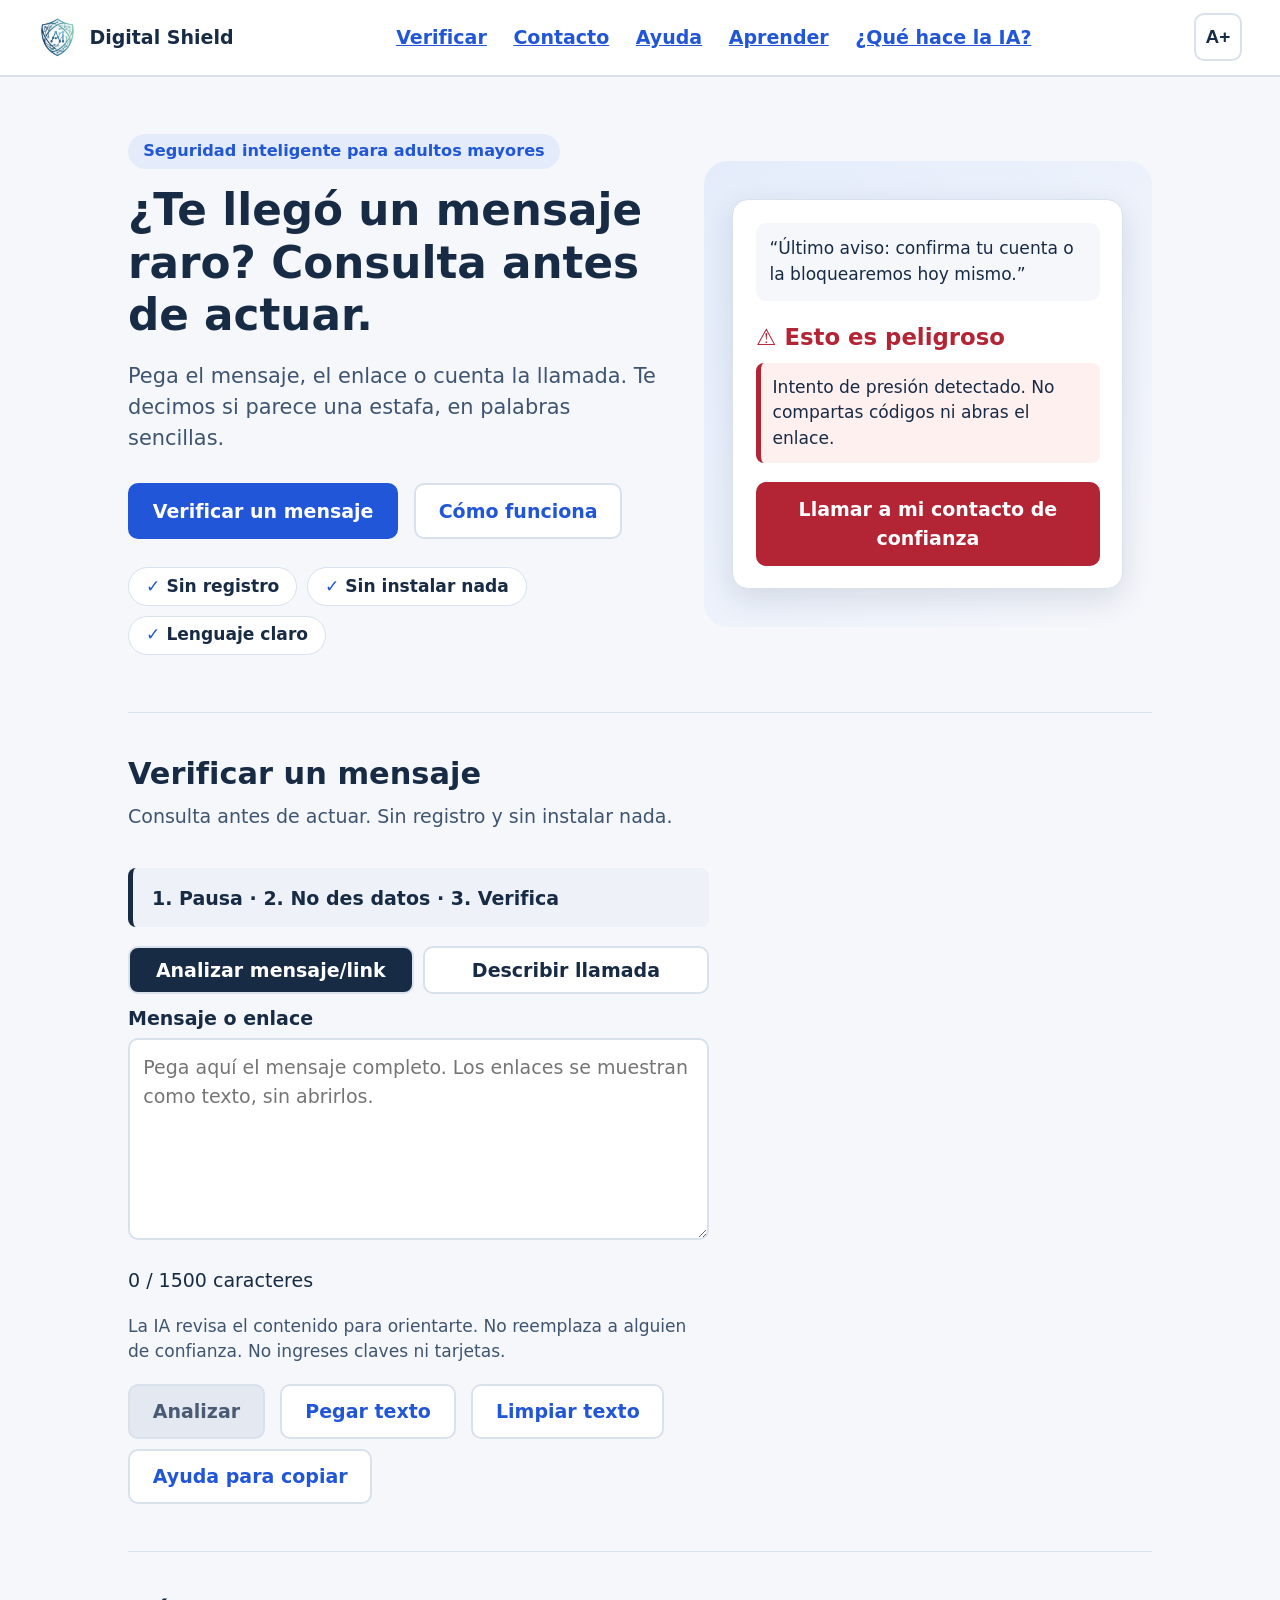
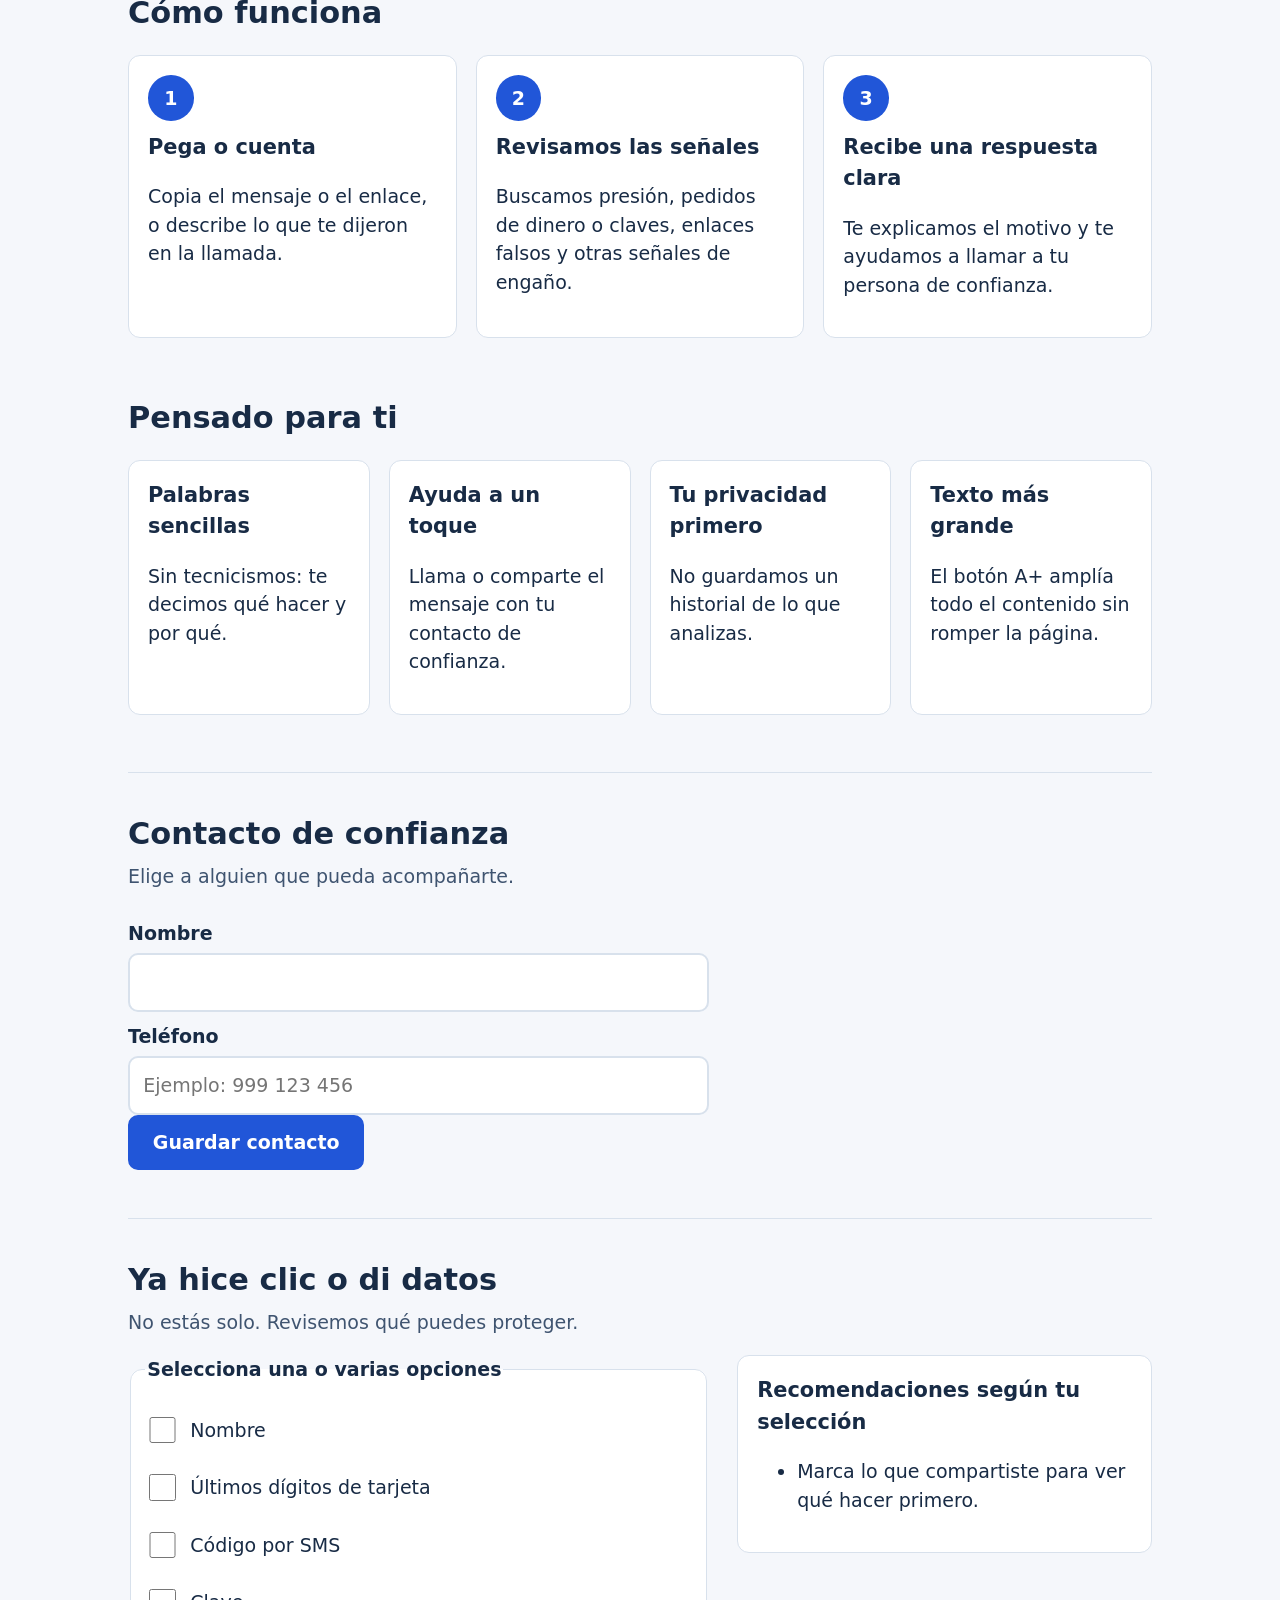
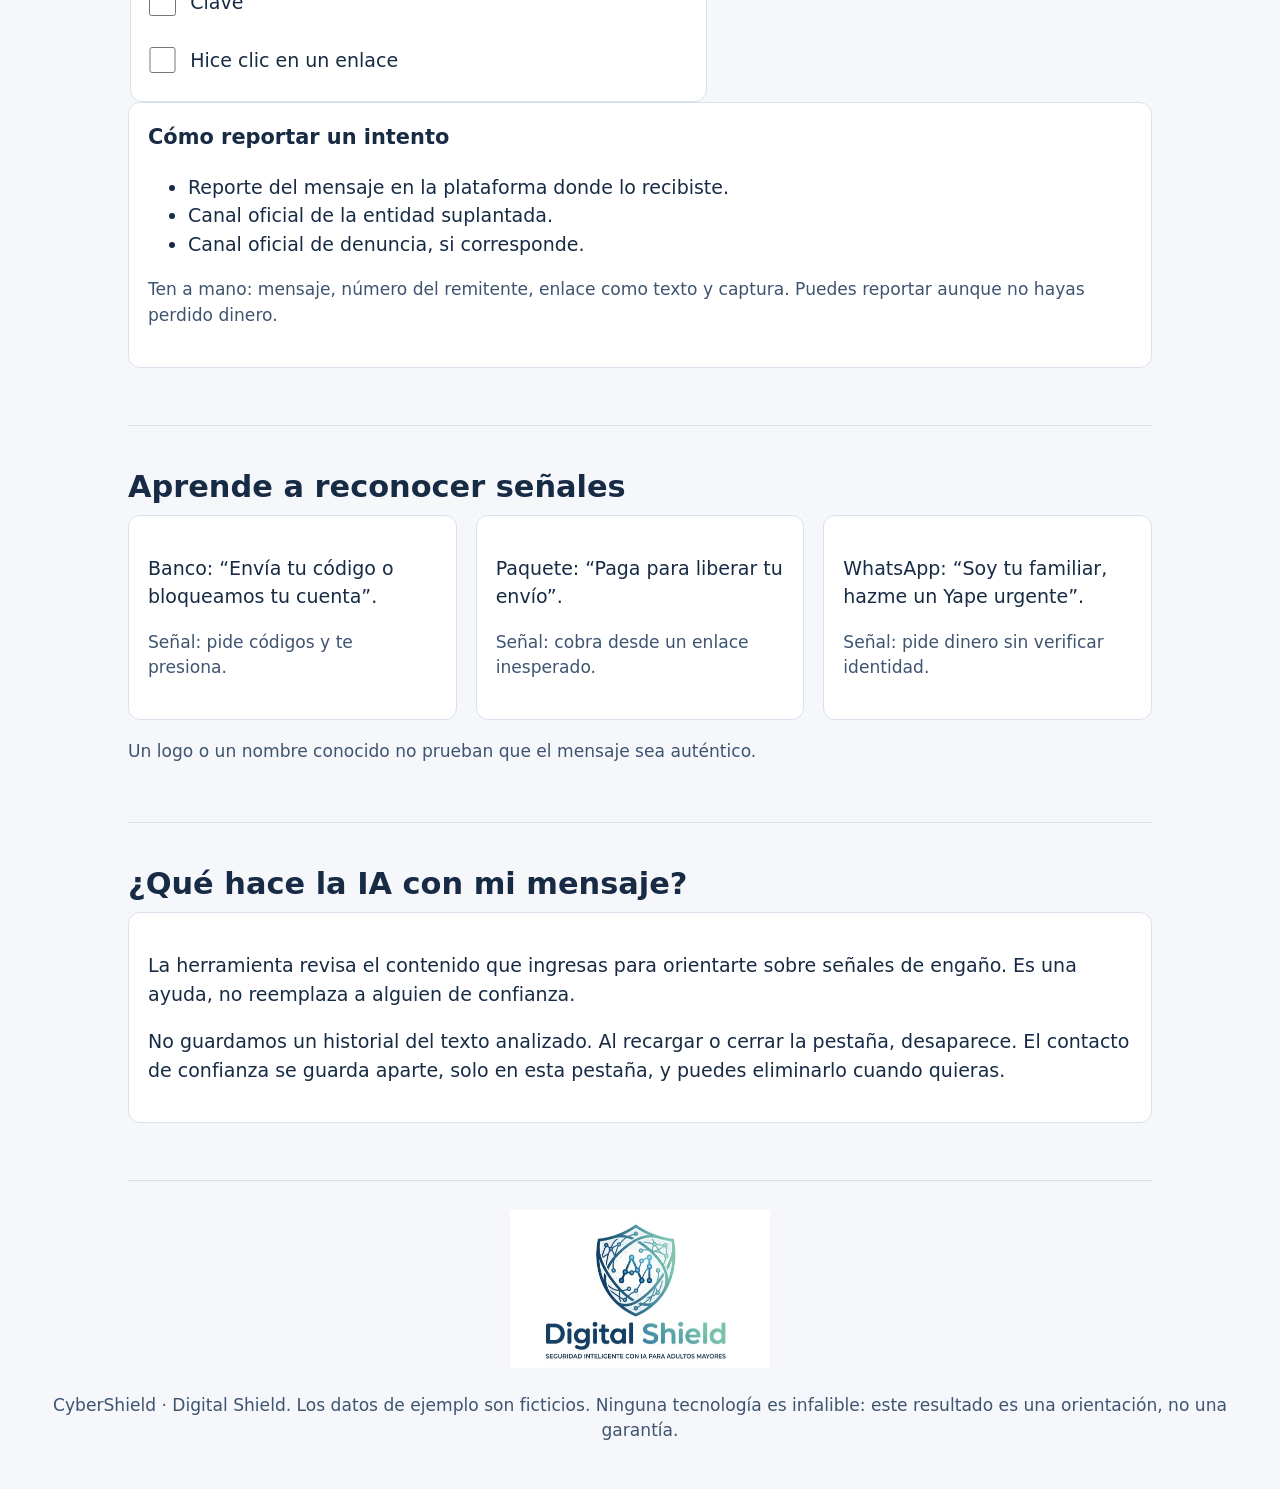
<file: index.html>
<!DOCTYPE html>
<html lang="es">
<head>
    <meta charset="UTF-8">
    <!-- Redirige a la página principal para que GitHub Pages abra la landing desde la raíz -->
    <meta http-equiv="refresh" content="0; url=pages/index.html">
    <title>Digital Shield</title>
</head>
<body>
    <p><a href="pages/index.html">Ir a Digital Shield</a></p>
</body>
</html>
</file>
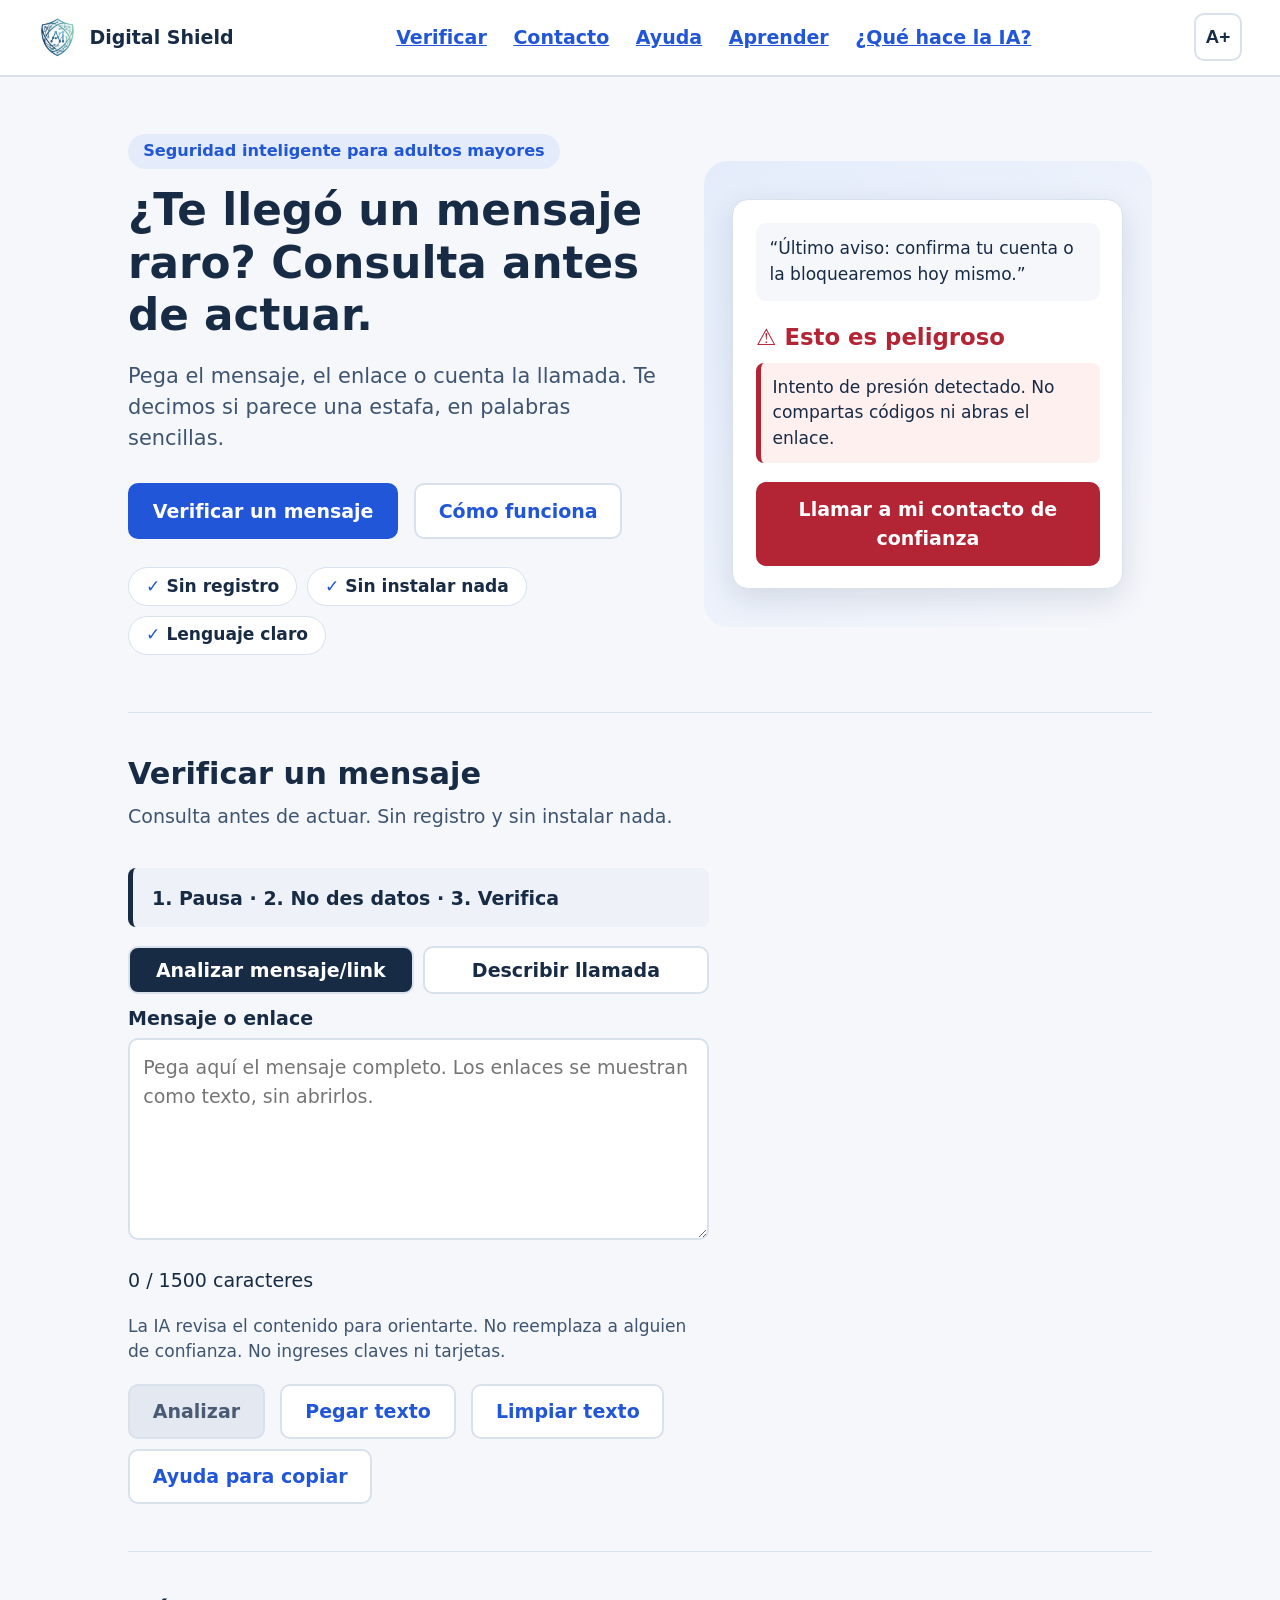
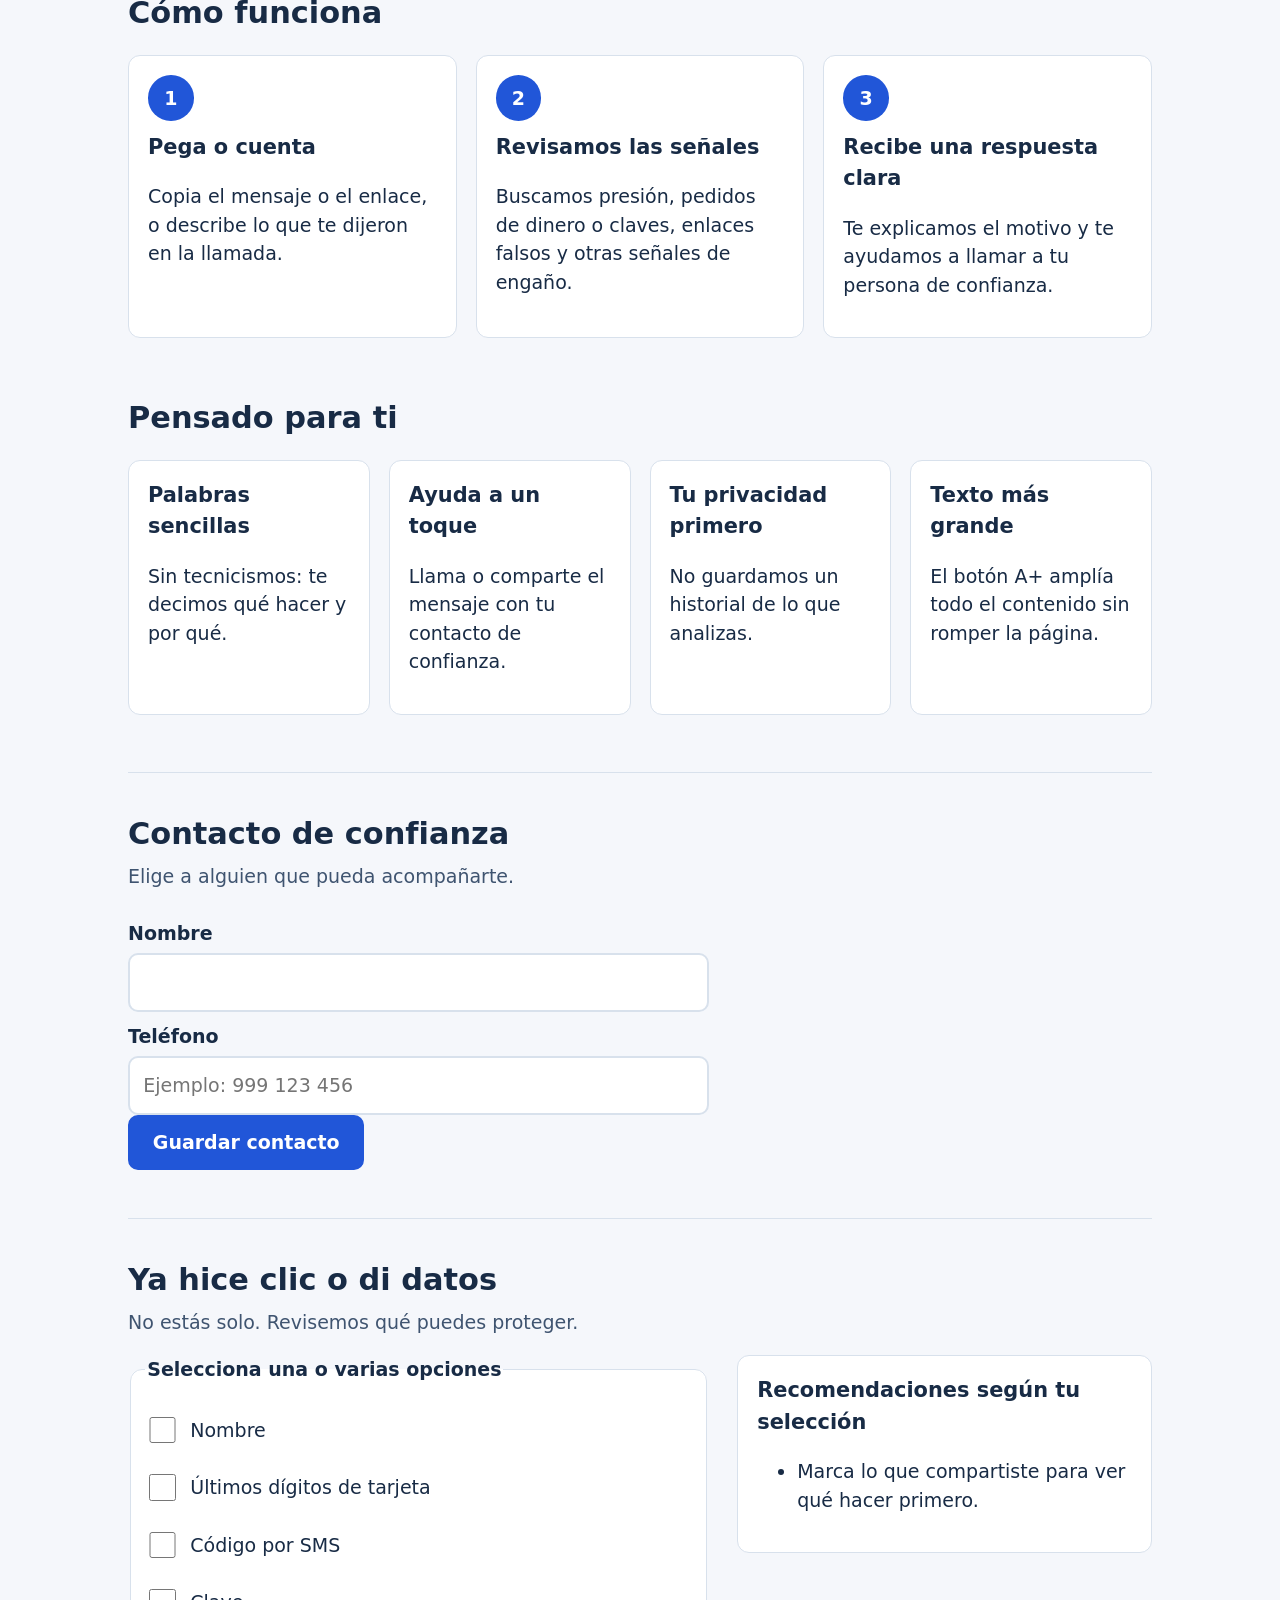
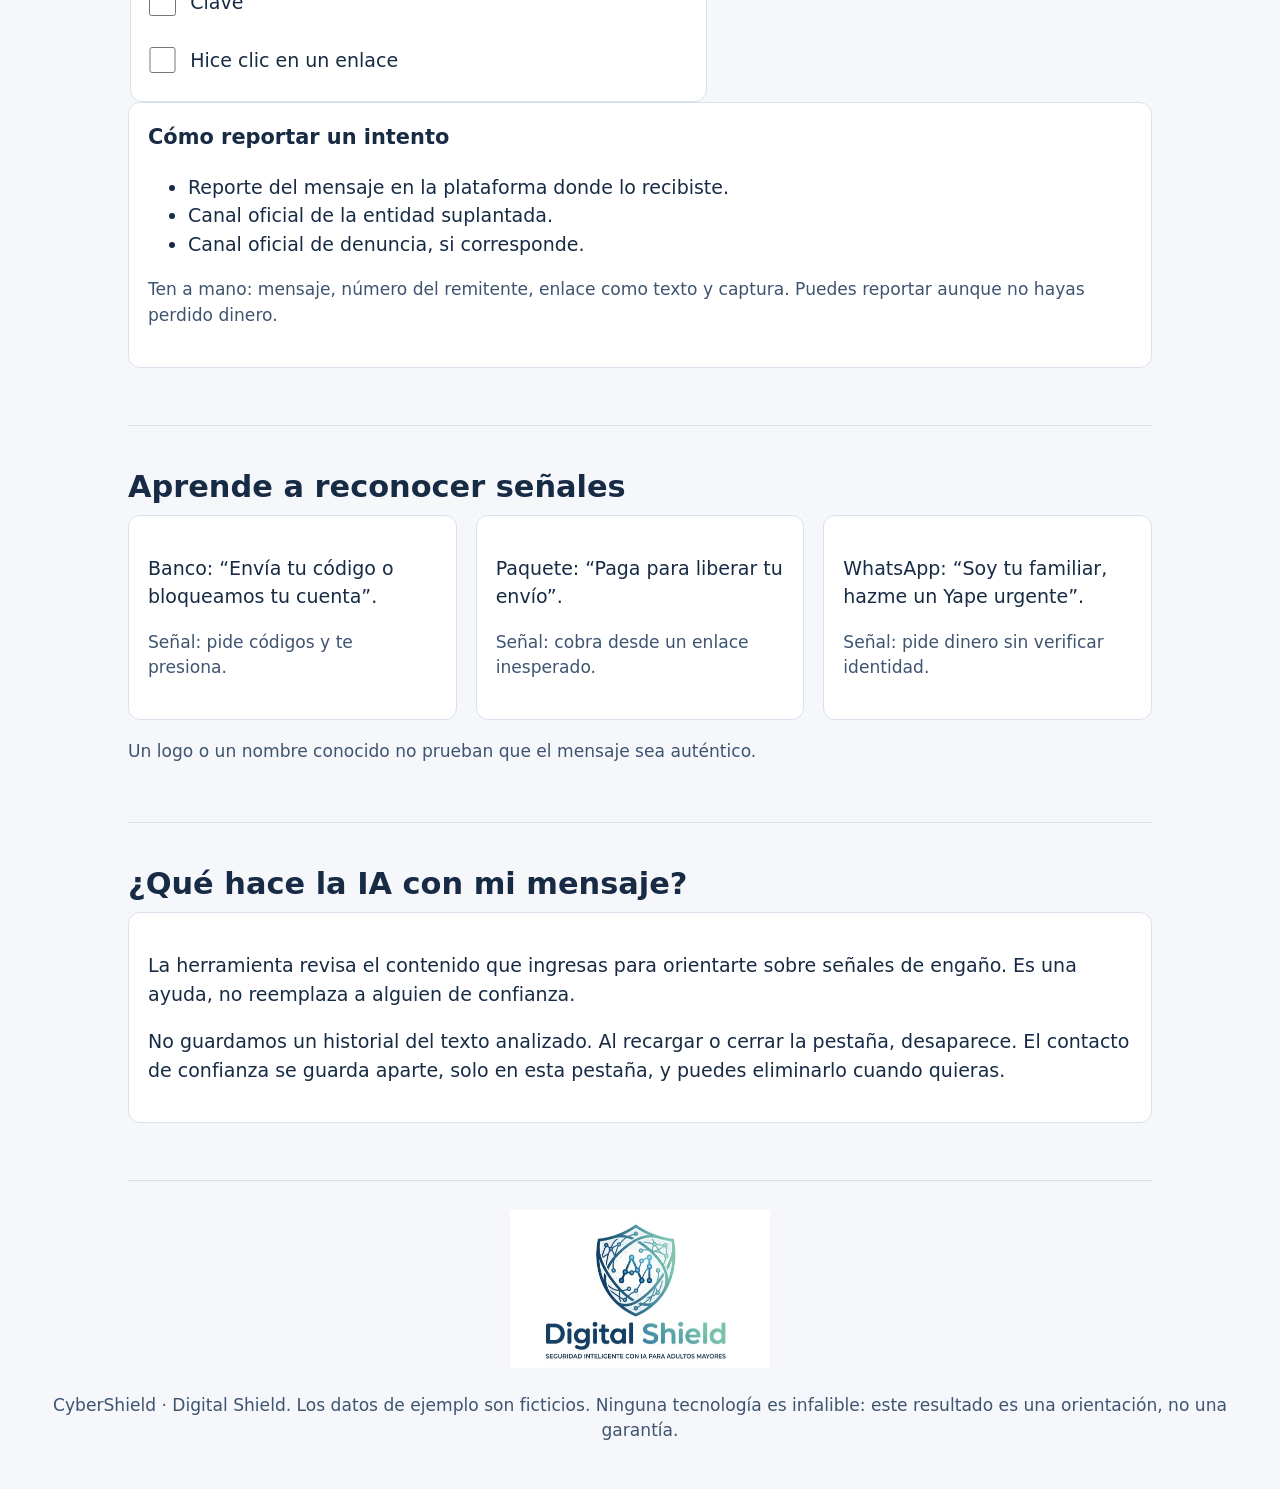
<file: pages/index.html>
<!DOCTYPE html>
<html lang="es">

<head>

    <meta charset="UTF-8">
    <meta name="viewport" content="width=device-width, initial-scale=1">
    <title>Digital Shield · Consulta antes de actuar</title>

    <!-- Favicon (escudo del producto) -->
    <link rel="icon" href="../favicon.ico" sizes="any">

    <!-- Enlace a la hoja de estilos -->
    <link rel="stylesheet" href="../css/styles.css">

    <!-- Script principal (defer evita problemas con la carga del DOM) -->
    <script src="../js/main.js" defer></script>

</head>

<body>

    <!-- Enlace de salto para navegación por teclado -->
    <a class="skip" href="#verificar">Saltar al contenido</a>

    <!-- Contenedor principal del encabezado -->
    <header class="header">

        <!-- Logotipo del producto -->
        <a class="logo" href="#verificar" aria-label="CyberShield, ir al inicio">
            <img class="logo-img" src="../assets/icons/escudo.png" alt="" width="40" height="40">
            Digital Shield
        </a>

        <!-- Navegación entre áreas -->
        <nav aria-label="Secciones">
            <a href="#verificar">Verificar</a>
            <a href="#contacto">Contacto</a>
            <a href="#ayuda">Ayuda</a>
            <a href="#aprender">Aprender</a>
            <a href="#privacidad">¿Qué hace la IA?</a>
        </nav>

        <!-- Control de tamaño de texto (HU-046) -->
        <button id="btn-texto" class="btn-aplus" type="button" aria-label="Texto más grande" title="Texto más grande">A+</button>

    </header>

    <main>

        <!-- PORTADA: propuesta de valor y acceso directo a la verificación -->
        <section class="hero" aria-labelledby="t-hero">

            <!-- Texto principal de la portada -->
            <div class="hero-texto">

                <p class="etiqueta">Seguridad inteligente para adultos mayores</p>
                <h1 id="t-hero">¿Te llegó un mensaje raro? Consulta antes de actuar.</h1>
                <p class="hero-sub">Pega el mensaje, el enlace o cuenta la llamada. Te decimos si parece una estafa, en palabras sencillas.</p>

                <div class="hero-botones">
                    <a class="btn btn-primario" href="#verificar">Verificar un mensaje</a>
                    <a class="btn" href="#como-funciona">Cómo funciona</a>
                </div>

                <ul class="chips">
                    <li>Sin registro</li>
                    <li>Sin instalar nada</li>
                    <li>Lenguaje claro</li>
                </ul>

            </div>

            <!-- Ejemplo visual del resultado (decorativo) -->
            <div class="hero-visual" aria-hidden="true">
                <div class="ejemplo">
                    <p class="ejemplo-msg">“Último aviso: confirma tu cuenta o la bloquearemos hoy mismo.”</p>
                    <p class="ejemplo-veredicto">⚠ Esto es peligroso</p>
                    <p class="ejemplo-nota">Intento de presión detectado. No compartas códigos ni abras el enlace.</p>
                    <span class="ejemplo-btn">Llamar a mi contacto de confianza</span>
                </div>
            </div>

        </section>

        <!-- ÁREA 1: VERIFICAR (HU-010, 001, 002, 003, 005, 006, 007, 008, 023, 009, 015, 018, 019) -->
        <section id="verificar" aria-labelledby="t-verificar">

            <h2 id="t-verificar">Verificar un mensaje</h2>
            <p class="sub">Consulta antes de actuar. Sin registro y sin instalar nada.</p>

            <div class="columnas">

                <!-- Columna del formulario -->
                <div>

                    <p class="aviso-pasos"><strong>1. Pausa · 2. No des datos · 3. Verifica</strong></p>

                    <!-- Selector de modalidad (HU-001, 002, 003) -->
                    <div class="selector" role="group" aria-label="Qué quieres revisar">
                        <button type="button" class="opcion activa" data-modo="mensaje" aria-pressed="true">Analizar mensaje/link</button>
                        <button type="button" class="opcion" data-modo="llamada" aria-pressed="false">Describir llamada</button>
                    </div>

                    <form id="form-verificar" novalidate>

                        <label for="texto" id="lbl-texto">Mensaje o enlace</label>
                        <textarea id="texto" maxlength="1500" rows="6" aria-describedby="contador ayuda-texto"
                            placeholder="Pega aquí el mensaje completo. Los enlaces se muestran como texto, sin abrirlos."></textarea>

                        <p id="contador" aria-live="polite">0 / 1500 caracteres</p>
                        <p id="ayuda-texto" class="nota">La IA revisa el contenido para orientarte. No reemplaza a alguien de confianza. No ingreses claves ni tarjetas.</p>

                        <!-- Mensajes de privacidad y conexión (HU-018, 019) -->
                        <div id="msg-form" class="caja caja-aviso" role="alert" hidden></div>

                        <!-- Ayuda para copiar y pegar (HU-020) -->
                        <div id="panel-copiar" class="caja" hidden>
                            <ol>
                                <li>Mantén presionado el mensaje.</li>
                                <li>Toca “Copiar”.</li>
                                <li>Vuelve aquí y toca “Pegar texto”.</li>
                            </ol>
                            <button id="btn-cerrar-copiar" class="btn" type="button">Cerrar ayuda</button>
                        </div>

                        <div class="acciones">
                            <button id="btn-analizar" class="btn btn-primario" type="submit" disabled>Analizar</button>
                            <button id="btn-pegar" class="btn" type="button">Pegar texto</button>
                            <button id="btn-limpiar" class="btn" type="button">Limpiar texto</button>
                            <button id="btn-ayuda-copiar" class="btn" type="button" aria-expanded="false">Ayuda para copiar</button>
                        </div>

                    </form>

                </div>

                <!-- Columna del resultado -->
                <div id="zona-resultado" aria-live="polite">

                    <!-- Estado de análisis en curso (HU-005) -->
                    <div id="cargando" class="caja" hidden>
                        <p><strong>Revisando tu mensaje…</strong></p>
                        <div class="barra" role="progressbar" aria-label="Análisis en curso"><span></span></div>
                        <p class="nota">Esto puede tomar unos instantes.</p>
                    </div>

                    <!-- Tarjeta de veredicto (HU-006, 007, 023) -->
                    <div id="resultado" hidden>

                        <h2 id="veredicto" tabindex="-1"></h2>
                        <p id="veredicto-resumen" class="caja"></p>

                        <!-- Explicación sin tecnicismos y señales (HU-008, 011, 012, 013, 016, 017) -->
                        <div class="caja">
                            <h3>¿Por qué?</h3>
                            <ul id="lista-senales"></ul>
                        </div>

                        <!-- Ayuda prioritaria cuando hay peligro (HU-027, 025, 028, 029) -->
                        <div id="ayuda-peligro" class="acciones-col" hidden>
                            <a id="btn-llamar" class="btn btn-peligro" href="#contacto">Llamar a mi contacto de confianza</a>
                            <button id="btn-compartir" class="btn" type="button">Compartir con mi contacto de confianza</button>
                            <button id="btn-nocontesta" class="btn" type="button">Ver qué hacer si no contesta</button>
                            <a class="btn" href="#ayuda">Ya hice clic o di datos</a>
                        </div>

                        <!-- Orientación si el contacto no contesta (HU-029) -->
                        <div id="panel-nocontesta" class="caja" hidden>
                            <ol>
                                <li>No respondas al remitente.</li>
                                <li>No hagas clic ni des datos o códigos.</li>
                                <li>Verifica por el canal oficial de la entidad.</li>
                            </ol>
                            <p class="nota">Puedes esperar y volver a llamar al número que ya conoces. No uses el teléfono que llegó en el mensaje.</p>
                        </div>

                        <!-- Vista previa antes de compartir (HU-028) -->
                        <div id="panel-compartir" class="caja" hidden>
                            <h3>Revisa antes de compartir</h3>
                            <p><strong>Para:</strong> <span id="comp-para"></span></p>
                            <p><strong>Mensaje:</strong> <span id="comp-msg"></span></p>
                            <p class="nota">Se compartirá solo este contenido y el resultado.</p>
                            <button id="btn-conf-comp" class="btn btn-primario" type="button">Confirmar envío</button>
                            <button id="btn-canc-comp" class="btn" type="button">Cancelar envío</button>
                        </div>

                        <button id="btn-otro" class="btn btn-primario" type="button">Analizar otro mensaje</button>

                    </div>

                </div>

            </div>

        </section>

        <!-- CÓMO FUNCIONA Y BENEFICIOS -->
        <section id="como-funciona" aria-labelledby="t-como">

            <h2 id="t-como">Cómo funciona</h2>

            <ol class="pasos">
                <li class="caja"><span class="num" aria-hidden="true">1</span><h3>Pega o cuenta</h3><p>Copia el mensaje o el enlace, o describe lo que te dijeron en la llamada.</p></li>
                <li class="caja"><span class="num" aria-hidden="true">2</span><h3>Revisamos las señales</h3><p>Buscamos presión, pedidos de dinero o claves, enlaces falsos y otras señales de engaño.</p></li>
                <li class="caja"><span class="num" aria-hidden="true">3</span><h3>Recibe una respuesta clara</h3><p>Te explicamos el motivo y te ayudamos a llamar a tu persona de confianza.</p></li>
            </ol>

            <h2 class="sep">Pensado para ti</h2>

            <div class="cuadricula beneficios">
                <article class="caja"><h3>Palabras sencillas</h3><p>Sin tecnicismos: te decimos qué hacer y por qué.</p></article>
                <article class="caja"><h3>Ayuda a un toque</h3><p>Llama o comparte el mensaje con tu contacto de confianza.</p></article>
                <article class="caja"><h3>Tu privacidad primero</h3><p>No guardamos un historial de lo que analizas.</p></article>
                <article class="caja"><h3>Texto más grande</h3><p>El botón A+ amplía todo el contenido sin romper la página.</p></article>
            </div>

        </section>

        <!-- ÁREA 2: CONTACTO DE CONFIANZA (HU-026, 025, 030) -->
        <section id="contacto" aria-labelledby="t-contacto">

            <h2 id="t-contacto">Contacto de confianza</h2>
            <p class="sub">Elige a alguien que pueda acompañarte.</p>

            <div class="columnas">

                <!-- Formulario de contacto -->
                <form id="form-contacto" novalidate>

                    <label for="c-nombre">Nombre</label>
                    <input id="c-nombre" type="text" autocomplete="off">

                    <label for="c-tel">Teléfono</label>
                    <input id="c-tel" type="tel" inputmode="tel" placeholder="Ejemplo: 999 123 456" aria-describedby="err-contacto">

                    <p id="err-contacto" class="error" role="alert" hidden></p>

                    <button class="btn btn-primario" type="submit">Guardar contacto</button>

                </form>

                <!-- Tarjeta del contacto guardado -->
                <div id="tarjeta-contacto" class="caja" hidden>

                    <p><strong id="t-nombre"></strong> está configurada como tu contacto de confianza.</p>
                    <p id="t-tel"></p>

                    <a id="btn-llamar-ana" class="btn btn-primario" href="#">Llamar</a>
                    <button id="btn-editar" class="btn" type="button">Editar contacto</button>
                    <button id="btn-eliminar" class="btn" type="button">Eliminar contacto</button>

                    <!-- Confirmación de eliminación (HU-030) -->
                    <div id="conf-eliminar" role="alert" hidden>
                        <p><strong>¿Eliminar este contacto?</strong></p>
                        <button id="btn-si-elim" class="btn btn-peligro" type="button">Sí, eliminar</button>
                        <button id="btn-no-elim" class="btn" type="button">Cancelar eliminación</button>
                    </div>

                </div>

            </div>

        </section>

        <!-- ÁREA 3: AYUDA (HU-037, 039) -->
        <section id="ayuda" aria-labelledby="t-ayuda">

            <h2 id="t-ayuda">Ya hice clic o di datos</h2>
            <p class="sub">No estás solo. Revisemos qué puedes proteger.</p>

            <div class="columnas">

                <!-- Selección de datos expuestos -->
                <fieldset>
                    <legend>Selecciona una o varias opciones</legend>
                    <label class="check"><input type="checkbox" value="nombre"> Nombre</label>
                    <label class="check"><input type="checkbox" value="tarjeta"> Últimos dígitos de tarjeta</label>
                    <label class="check"><input type="checkbox" value="sms"> Código por SMS</label>
                    <label class="check"><input type="checkbox" value="clave"> Clave</label>
                    <label class="check"><input type="checkbox" value="enlace"> Hice clic en un enlace</label>
                </fieldset>

                <!-- Recomendaciones según la selección -->
                <div class="caja">
                    <h3>Recomendaciones según tu selección</h3>
                    <ul id="lista-recom"><li>Marca lo que compartiste para ver qué hacer primero.</li></ul>
                </div>

            </div>

            <!-- Cómo reportar (HU-039) -->
            <div class="caja">
                <h3>Cómo reportar un intento</h3>
                <ul>
                    <li>Reporte del mensaje en la plataforma donde lo recibiste.</li>
                    <li>Canal oficial de la entidad suplantada.</li>
                    <li>Canal oficial de denuncia, si corresponde.</li>
                </ul>
                <p class="nota">Ten a mano: mensaje, número del remitente, enlace como texto y captura. Puedes reportar aunque no hayas perdido dinero.</p>
            </div>

        </section>

        <!-- ÁREA 4: APRENDER (HU-043) -->
        <section id="aprender" aria-labelledby="t-aprender">

            <h2 id="t-aprender">Aprende a reconocer señales</h2>

            <div class="cuadricula">
                <article class="caja"><p>Banco: “Envía tu código o bloqueamos tu cuenta”.</p><p class="nota">Señal: pide códigos y te presiona.</p></article>
                <article class="caja"><p>Paquete: “Paga para liberar tu envío”.</p><p class="nota">Señal: cobra desde un enlace inesperado.</p></article>
                <article class="caja"><p>WhatsApp: “Soy tu familiar, hazme un Yape urgente”.</p><p class="nota">Señal: pide dinero sin verificar identidad.</p></article>
            </div>

            <p class="nota">Un logo o un nombre conocido no prueban que el mensaje sea auténtico.</p>

        </section>

        <!-- ÁREA 5: PRIVACIDAD (HU-024, 047) -->
        <section id="privacidad" aria-labelledby="t-priv">

            <h2 id="t-priv">¿Qué hace la IA con mi mensaje?</h2>

            <div class="caja">
                <p>La herramienta revisa el contenido que ingresas para orientarte sobre señales de engaño. Es una ayuda, no reemplaza a alguien de confianza.</p>
                <p>No guardamos un historial del texto analizado. Al recargar o cerrar la pestaña, desaparece. El contacto de confianza se guarda aparte, solo en esta pestaña, y puedes eliminarlo cuando quieras.</p>
            </div>

        </section>

    </main>

    <!-- Pie de página -->
    <footer class="footer">
        <img class="footer-logo" src="../assets/images/logo-digital-shield.jpeg" alt="Digital Shield: seguridad inteligente con IA para adultos mayores" width="260" height="158">
        <p>CyberShield · Digital Shield. Los datos de ejemplo son ficticios. Ninguna tecnología es infalible: este resultado es una orientación, no una garantía.</p>
    </footer>

</body>

</html>
</file>
<file: css/styles.css>
/* ===== Variables (Guía de estilos 4.1) ===== */
:root {
    --azul: #2156D8;
    --texto: #182B45;
    --fondo: #F5F7FB;
    --blanco: #FFFFFF;
    --rojo: #B32435;
    --rojo-fondo: #FFF0F0;
    --verde-fondo: #EAF8F1;
    --amarillo-fondo: #FFF6DD;
    --borde: #D8E1EC;
    --escala: 1;
}

/* ===== Base ===== */
* { box-sizing: border-box; }

html { font-size: calc(19px * var(--escala)); scroll-behavior: smooth; }

body {
    margin: 0;
    font-family: "DejaVu Sans", Arial, sans-serif;
    color: var(--texto);
    background: var(--fondo);
    line-height: 1.5;
}

h1, h2 { font-size: 1.6rem; margin: 0 0 .3rem; }
h3 { font-size: 1.1rem; margin: 0 0 .5rem; }
.sub, .nota { color: #3F5470; margin: 0 0 1rem; }
.nota { font-size: .9rem; }

/* ===== Accesibilidad: foco visible y enlace de salto ===== */
:focus-visible { outline: 3px solid var(--azul); outline-offset: 2px; }
.skip { position: absolute; left: -999px; background: var(--blanco); padding: .5rem 1rem; }
.skip:focus { left: 0; top: 0; z-index: 10; }

/* ===== Encabezado y navegación ===== */
.header {
    display: flex; align-items: center; justify-content: space-between; flex-wrap: wrap; gap: .5rem 1rem;
    padding: .7rem 2rem; background: var(--blanco); border-bottom: 2px solid var(--borde);
    position: sticky; top: 0; z-index: 5;
}
.logo { display: flex; align-items: center; gap: .6rem; font-weight: 700; color: var(--texto); text-decoration: none; }
.logo-img { width: 40px; height: 40px; object-fit: contain; }
.logo-icono-viejo { display: grid; place-items: center; width: 2.2rem; height: 2.2rem; background: var(--rojo); color: var(--blanco); border-radius: 8px; }
nav { display: flex; flex-wrap: wrap; gap: .3rem 1rem; }
nav a { color: var(--azul); font-weight: 700; padding: .5rem .2rem; min-height: 48px; display: inline-flex; align-items: center; }
.btn-aplus { min-height: 48px; min-width: 48px; border: 2px solid var(--borde); border-radius: 10px; background: var(--blanco); font-weight: 700; font-size: 1rem; color: var(--texto); cursor: pointer; }

/* ===== Secciones y distribución ===== */
main { max-width: 1100px; margin: 0 auto; padding: 0 2rem; }
section { padding: 2rem 0; border-bottom: 1px solid var(--borde); }
.columnas { display: grid; grid-template-columns: 1.4fr 1fr; gap: 1.5rem; align-items: start; }
.cuadricula { display: grid; grid-template-columns: repeat(3, 1fr); gap: 1rem; }

/* ===== Componentes: cajas, formularios y botones ===== */
.caja { background: var(--blanco); border: 1px solid var(--borde); border-radius: 12px; padding: 1rem; margin: 0 0 1rem; }
.caja-aviso { background: var(--amarillo-fondo); }
.aviso-pasos { background: #EEF2F8; border-left: 5px solid var(--texto); border-radius: 8px; padding: .8rem 1rem; }

label, legend { display: block; font-weight: 700; margin: .5rem 0 .3rem; }
textarea, input[type="text"], input[type="tel"] {
    width: 100%; font: inherit; color: var(--texto); padding: .7rem; border: 2px solid var(--borde); border-radius: 10px; background: var(--blanco);
}
fieldset { border: 1px solid var(--borde); border-radius: 12px; background: var(--blanco); }
.check { display: flex; align-items: center; gap: .6rem; min-height: 48px; font-weight: 400; }
.check input { width: 1.4rem; height: 1.4rem; }
.error { color: var(--rojo); font-weight: 700; }

.btn {
    display: inline-flex; align-items: center; justify-content: center; min-height: 48px; padding: .6rem 1.2rem; margin: 0 .5rem .5rem 0;
    font: inherit; font-weight: 700; color: var(--azul); background: var(--blanco); border: 2px solid var(--borde); border-radius: 10px; text-decoration: none; cursor: pointer;
}
.btn-primario { background: var(--azul); color: var(--blanco); border-color: var(--azul); }
.btn-peligro { background: var(--rojo); color: var(--blanco); border-color: var(--rojo); }
.btn:disabled { background: #E3E8F1; color: #4A5B73; border-color: var(--borde); cursor: not-allowed; }
.acciones-col { display: flex; flex-direction: column; margin-bottom: 1rem; }

.selector { display: flex; gap: .5rem; margin-bottom: .5rem; }
.opcion { flex: 1; min-height: 48px; font: inherit; font-weight: 700; border: 2px solid var(--borde); border-radius: 10px; background: var(--blanco); color: var(--texto); cursor: pointer; }
.opcion.activa { background: var(--texto); color: var(--blanco); }

/* ===== Resultado y estados ===== */
#resultado[data-nivel="peligroso"] #veredicto, #resultado[data-nivel="peligroso"] #veredicto-resumen { color: var(--rojo); }
#resultado[data-nivel="peligroso"] #veredicto-resumen { background: var(--rojo-fondo); border-left: 5px solid var(--rojo); }
#resultado[data-nivel="seguro"] #veredicto-resumen { background: var(--verde-fondo); }
#resultado[data-nivel="insuficiente"] #veredicto-resumen { background: var(--amarillo-fondo); }
.barra { height: 12px; background: var(--borde); border-radius: 6px; overflow: hidden; }
.barra span { display: block; height: 100%; width: 40%; background: var(--azul); animation: avance 1.2s linear infinite; }
@keyframes avance { from { margin-left: -40%; } to { margin-left: 100%; } }

.footer { text-align: center; padding: 1.5rem 2rem; color: #3F5470; font-size: .9rem; }

/* ===== Portada ===== */
.hero { display: grid; grid-template-columns: 1.2fr 1fr; gap: 2rem; align-items: center; padding: 3rem 0; }
.etiqueta { display: inline-block; margin: 0 0 .8rem; padding: .3rem .8rem; background: #E4ECFB; color: var(--azul); border-radius: 999px; font-weight: 700; font-size: .85rem; }
.hero h1 { font-size: 2.3rem; line-height: 1.2; margin: 0 0 1rem; }
.hero-sub { font-size: 1.1rem; color: #3F5470; margin: 0 0 1.5rem; }
.chips { list-style: none; display: flex; flex-wrap: wrap; gap: .5rem; padding: 0; margin: 1rem 0 0; }
.chips li { background: var(--blanco); border: 1px solid var(--borde); border-radius: 999px; padding: .3rem .9rem; font-size: .9rem; font-weight: 700; }
.chips li::before { content: "✓ "; color: var(--azul); }
.hero-visual { background: linear-gradient(135deg, #E4ECFB, var(--fondo)); border-radius: 24px; padding: 2rem 1.5rem; }
.ejemplo { background: var(--blanco); border: 1px solid var(--borde); border-radius: 16px; padding: 1.2rem; box-shadow: 0 10px 30px rgba(24, 43, 69, .12); }
.ejemplo-msg { background: var(--fondo); border-radius: 10px; padding: .7rem; margin: 0 0 1rem; font-size: .9rem; }
.ejemplo-veredicto { color: var(--rojo); font-weight: 700; font-size: 1.2rem; margin: 0 0 .5rem; }
.ejemplo-nota { background: var(--rojo-fondo); border-left: 5px solid var(--rojo); border-radius: 8px; padding: .6rem; margin: 0 0 1rem; font-size: .9rem; }
.ejemplo-btn { display: block; text-align: center; background: var(--rojo); color: var(--blanco); font-weight: 700; border-radius: 10px; padding: .7rem; }

/* ===== Cómo funciona y beneficios ===== */
.pasos { list-style: none; display: grid; grid-template-columns: repeat(3, 1fr); gap: 1rem; padding: 0; margin: 1rem 0 2rem; }
.num { display: grid; place-items: center; width: 2.4rem; height: 2.4rem; margin-bottom: .6rem; background: var(--azul); color: var(--blanco); border-radius: 50%; font-weight: 700; }
.sep { margin-top: 1rem; }
.beneficios { grid-template-columns: repeat(4, 1fr); margin-top: 1rem; }
.footer-logo { max-width: 260px; width: 60%; height: auto; }

/* ===== Responsive: Tablet ===== */
@media (max-width: 900px) {
    .columnas { grid-template-columns: 1fr; }
    .cuadricula, .beneficios { grid-template-columns: 1fr 1fr; }
    .hero { grid-template-columns: 1fr; padding: 2rem 0; }
    .hero h1 { font-size: 1.9rem; }
    .pasos { grid-template-columns: 1fr; }
    .header { padding: .7rem 1rem; }
    main { padding: 0 1rem; }
}

/* ===== Responsive: Mobile (una columna, botones al ancho útil) ===== */
@media (max-width: 600px) {
    .cuadricula, .beneficios { grid-template-columns: 1fr; }
    .hero h1 { font-size: 1.6rem; }
    .btn { width: 100%; margin-right: 0; }
    nav { gap: 0 .8rem; }
    h1, h2 { font-size: 1.4rem; }
}
</file>
